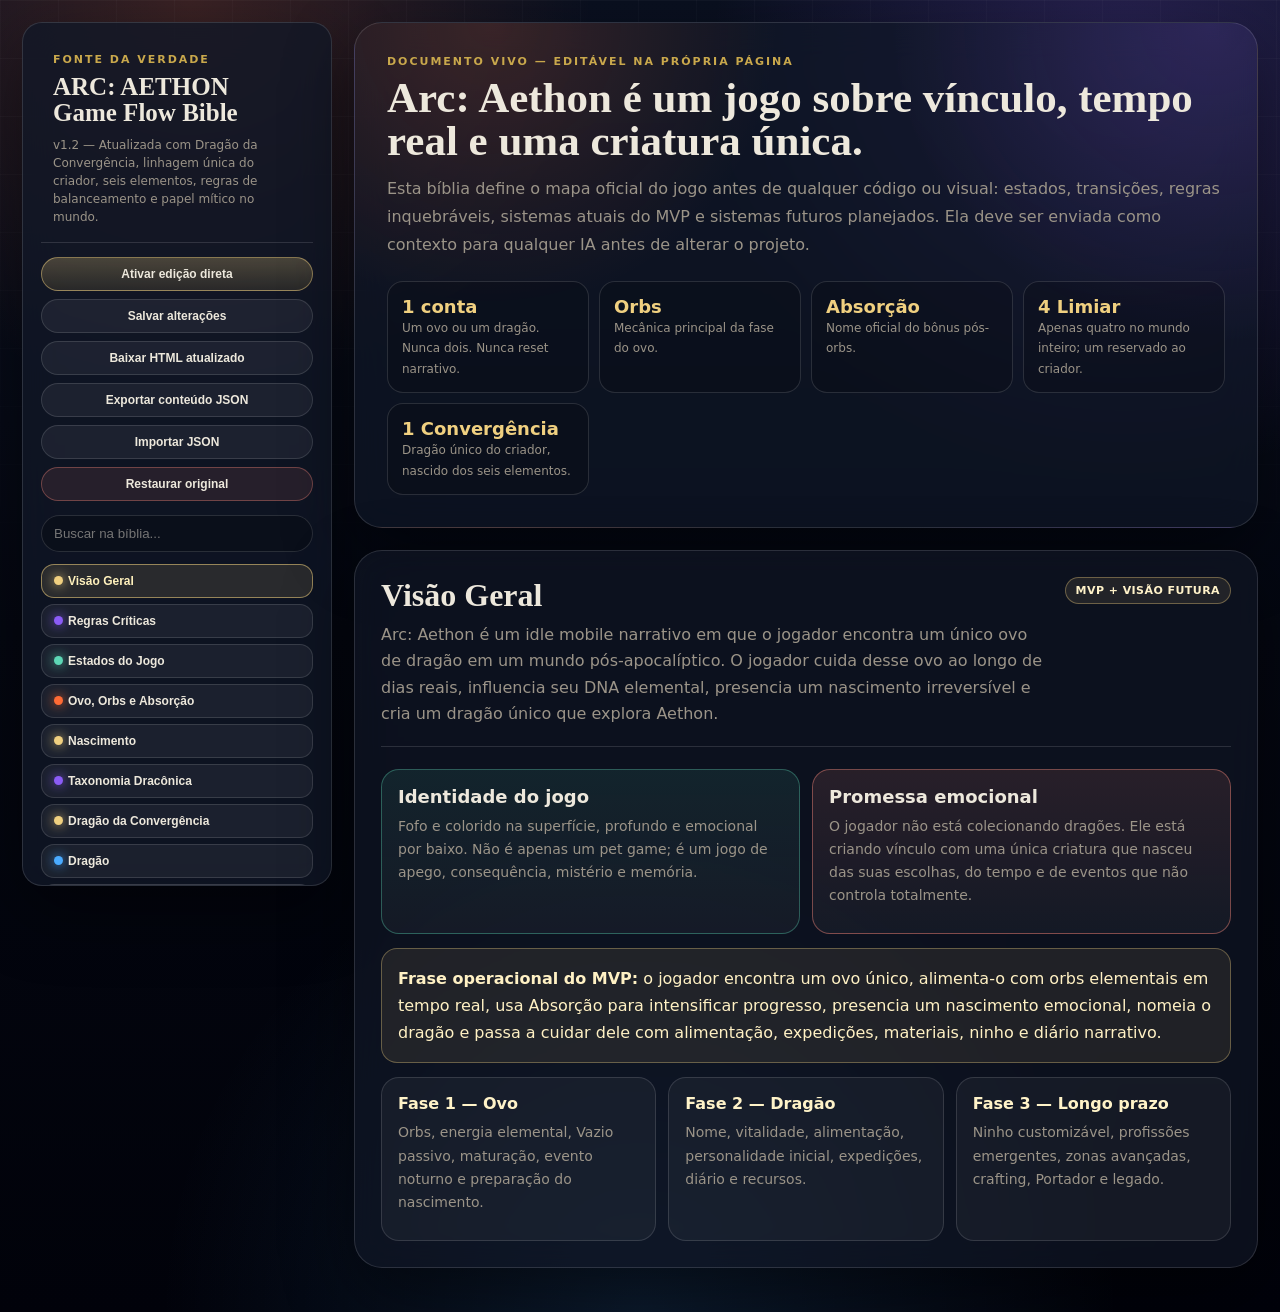
<file: docs/ARC_AETHON_GAME_FLOW_BIBLE_v1.2_editavel.html>
<!doctype html>
<html lang="pt-BR">
<head>
<meta charset="utf-8">
<meta name="viewport" content="width=device-width,initial-scale=1">
<title>ARC: AETHON — Game Flow Bible v1.2</title>
<style>
:root{
  --bg:#040711;--bg2:#0A1020;--panel:#111827;--glass:rgba(255,255,255,.06);
  --border:rgba(255,255,255,.13);--text:#EDE8DC;--muted:#9b9488;
  --gold:#F0D080;--gold2:#C9A84C;--fire:#FF6B35;--water:#4AABFF;
  --earth:#D4A843;--void:#8B5CF6;--teal:#5dd7b5;--danger:#ff8b7d;
  --shadow:0 24px 70px rgba(0,0,0,.45);--radius:20px;
}
*{box-sizing:border-box}
body{
  margin:0;color:var(--text);font-family:Inter,system-ui,-apple-system,Segoe UI,sans-serif;
  background:radial-gradient(circle at 15% 0,rgba(255,107,53,.20),transparent 25rem),
  radial-gradient(circle at 88% 5%,rgba(139,92,246,.24),transparent 26rem),
  radial-gradient(circle at 50% 100%,rgba(74,171,255,.14),transparent 30rem),
  linear-gradient(180deg,var(--bg2),var(--bg) 48%,#01020a);min-height:100vh
}
body:before{content:"";position:fixed;inset:0;pointer-events:none;background-image:
linear-gradient(rgba(255,255,255,.03) 1px,transparent 1px),
linear-gradient(90deg,rgba(255,255,255,.025) 1px,transparent 1px);background-size:58px 58px;
mask-image:linear-gradient(to bottom,#000,transparent 75%)}
body.editing [data-editable]{outline:1px dashed rgba(240,208,128,.7);outline-offset:4px;border-radius:8px;background:rgba(240,208,128,.06)}
body.editing [data-editable]:focus{outline:2px solid var(--gold);background:rgba(240,208,128,.11)}
.app{position:relative;z-index:1;display:grid;grid-template-columns:310px minmax(0,1fr);gap:22px;max-width:1440px;margin:0 auto;padding:22px}
.side{position:sticky;top:18px;height:calc(100vh - 36px);overflow:auto;border:1px solid var(--border);border-radius:var(--radius);background:rgba(17,24,39,.78);backdrop-filter:blur(18px);box-shadow:var(--shadow);padding:18px}
.brand{padding:12px 12px 16px;border-bottom:1px solid var(--border);margin-bottom:12px}
.eye{font-size:11px;letter-spacing:.18em;text-transform:uppercase;color:var(--gold2);font-weight:800;margin-bottom:8px}
h1{font-family:Georgia,serif;font-size:25px;line-height:1.05;margin:0}
.ver{font-size:12px;color:var(--muted);line-height:1.5;margin-top:9px}
.tools{display:grid;gap:8px;margin:14px 0}
button{border:1px solid var(--border);border-radius:999px;background:rgba(255,255,255,.06);color:var(--text);font-weight:800;font-size:12px;padding:9px 12px;cursor:pointer;transition:.15s}
button:hover{transform:translateY(-1px);border-color:rgba(240,208,128,.45);background:rgba(240,208,128,.1)}
.primary{background:linear-gradient(180deg,rgba(240,208,128,.25),rgba(201,168,76,.13));border-color:rgba(240,208,128,.48)}
.danger{background:rgba(255,139,125,.1);border-color:rgba(255,139,125,.35)}
.search{width:100%;border:1px solid var(--border);border-radius:999px;background:rgba(0,0,0,.22);color:var(--text);padding:10px 12px;outline:0;margin-bottom:12px}
.nav{display:grid;gap:6px}
.nav button{text-align:left;border-radius:13px;display:flex;align-items:center;gap:8px;justify-content:space-between}
.nav button.active{border-color:rgba(240,208,128,.55);background:rgba(240,208,128,.12);color:#fff1bd}
.dot{width:9px;height:9px;border-radius:99px;display:inline-block;margin-right:5px}.fire{background:var(--fire);box-shadow:0 0 12px var(--fire)}.water{background:var(--water);box-shadow:0 0 12px var(--water)}.earth{background:var(--earth);box-shadow:0 0 12px var(--earth)}.void{background:var(--void);box-shadow:0 0 12px var(--void)}.gold{background:var(--gold);box-shadow:0 0 12px var(--gold)}.teal{background:var(--teal);box-shadow:0 0 12px var(--teal)}
.hero,.sec{border:1px solid var(--border);border-radius:28px;background:rgba(17,24,39,.66);backdrop-filter:blur(18px);box-shadow:var(--shadow)}
.hero{padding:32px;margin-bottom:22px;background:radial-gradient(circle at 15% 0,rgba(255,107,53,.17),transparent 18rem),radial-gradient(circle at 95% 0,rgba(139,92,246,.20),transparent 20rem),rgba(17,24,39,.7)}
.hero h2{font-family:Georgia,serif;font-size:43px;line-height:1;margin:0 0 13px}.hero p{color:var(--muted);line-height:1.75;margin:0;max-width:900px}
.kpis{display:grid;grid-template-columns:repeat(4,1fr);gap:10px;margin-top:22px}.kpi{border:1px solid var(--border);border-radius:16px;background:rgba(0,0,0,.18);padding:14px}.kpi b{display:block;color:var(--gold);font-size:18px}.kpi span{color:var(--muted);font-size:12px;line-height:1.45}
.sec{display:none;padding:26px;margin-bottom:22px}.sec.active{display:block}.head{display:flex;justify-content:space-between;gap:18px;border-bottom:1px solid var(--border);padding-bottom:18px;margin-bottom:22px}.head h2{font-family:Georgia,serif;font-size:32px;margin:0 0 8px}.head p{margin:0;color:var(--muted);line-height:1.65}.badge{white-space:nowrap;border:1px solid rgba(240,208,128,.36);background:rgba(240,208,128,.1);border-radius:999px;padding:6px 10px;color:#fff2c9;font-size:11px;font-weight:900;text-transform:uppercase;letter-spacing:.04em;height:max-content}
.grid{display:grid;gap:12px}.two{grid-template-columns:repeat(2,1fr)}.three{grid-template-columns:repeat(3,1fr)}.four{grid-template-columns:repeat(4,1fr)}
.card{border:1px solid var(--border);border-radius:18px;background:rgba(255,255,255,.045);padding:16px}.card h3{margin:0 0 8px;font-size:18px}.card h4{margin:0 0 8px;color:#fff3c8}.card p,.card li{color:var(--muted);line-height:1.65;font-size:14px}.card p{margin:0 0 10px}.card ul,.card ol{padding-left:20px;margin:8px 0 0}
code{font-family:ui-monospace,Menlo,Consolas,monospace;color:#ffefb7;background:rgba(0,0,0,.25);border:1px solid rgba(255,255,255,.08);border-radius:7px;padding:2px 5px}
.crit{border-color:rgba(255,139,125,.42);background:linear-gradient(180deg,rgba(255,139,125,.12),rgba(255,255,255,.04))}
.good{border-color:rgba(93,215,181,.35);background:linear-gradient(180deg,rgba(93,215,181,.10),rgba(255,255,255,.04))}
.vd{border-color:rgba(139,92,246,.42);background:linear-gradient(180deg,rgba(139,92,246,.14),rgba(255,255,255,.04))}
.fr{border-color:rgba(255,107,53,.35);background:linear-gradient(180deg,rgba(255,107,53,.12),rgba(255,255,255,.04))}
.wa{border-color:rgba(74,171,255,.35);background:linear-gradient(180deg,rgba(74,171,255,.10),rgba(255,255,255,.04))}
.ea{border-color:rgba(212,168,67,.35);background:linear-gradient(180deg,rgba(212,168,67,.10),rgba(255,255,255,.04))}
.call{border:1px solid rgba(240,208,128,.34);background:rgba(240,208,128,.09);border-radius:16px;padding:16px;color:#fff1c4;line-height:1.7;margin:14px 0}
.flow{display:flex;flex-direction:column;gap:10px}.node{border:1px solid var(--border);border-radius:16px;background:rgba(255,255,255,.05);padding:14px;position:relative}.node:after{content:"↓";position:absolute;left:50%;bottom:-20px;transform:translateX(-50%);color:#706b64}.node:last-child:after{content:""}.node b{display:block;color:#fff3c6;margin-bottom:4px}.node span{display:block;color:var(--muted);font-size:13px;line-height:1.55}.branch{display:grid;grid-template-columns:repeat(3,1fr);gap:10px}.branch .node:after{display:none}
table{width:100%;border-collapse:separate;border-spacing:0;border:1px solid var(--border);border-radius:15px;overflow:hidden;font-size:13px}th,td{padding:12px 11px;border-bottom:1px solid rgba(255,255,255,.08);vertical-align:top;line-height:1.55}tr:last-child td{border-bottom:0}th{background:rgba(240,208,128,.09);color:#fff4cd;text-align:left;text-transform:uppercase;letter-spacing:.04em;font-size:12px}td{color:var(--muted)}td b{color:var(--text)}
.acc{border:1px solid var(--border);border-radius:16px;background:rgba(255,255,255,.04);overflow:hidden;margin-bottom:10px}.acc-h{padding:14px 16px;display:flex;justify-content:space-between;gap:12px;cursor:pointer;color:#fff4cd;font-weight:900}.acc-h small{color:var(--muted)}.acc-b{display:none;padding:0 16px 16px;color:var(--muted);line-height:1.65}.acc.open .acc-b{display:block}.acc.open .acc-h{border-bottom:1px solid rgba(255,255,255,.08);margin-bottom:14px}
.tl{position:relative;border:1px solid var(--border);border-radius:14px;background:rgba(255,255,255,.045);padding:14px;margin-left:24px;margin-bottom:12px}.tl:before{content:"";position:absolute;left:-21px;top:18px;width:10px;height:10px;border-radius:50%;background:var(--gold);box-shadow:0 0 18px rgba(240,208,128,.75)}.tl b{display:block;margin-bottom:4px;color:#fff4cd}.tl span{color:var(--muted);font-size:13px;line-height:1.55}
.prompt{width:100%;min-height:520px;resize:vertical;border:1px solid var(--border);border-radius:18px;background:rgba(0,0,0,.30);color:#f6ead2;padding:16px;font-family:ui-monospace,Menlo,Consolas,monospace;font-size:12px;line-height:1.55;outline:0}
.toast{position:fixed;right:18px;bottom:18px;z-index:99;background:rgba(4,7,17,.9);border:1px solid rgba(240,208,128,.35);box-shadow:var(--shadow);border-radius:14px;padding:12px 14px;color:#fff3c2;font-size:13px;display:none;max-width:330px}.toast.show{display:block}
@media(max-width:980px){.app{grid-template-columns:1fr;padding:12px}.side{position:relative;height:auto;top:auto}.hero h2{font-size:34px}.kpis,.two,.three,.four,.branch{grid-template-columns:1fr}.head{flex-direction:column}.sec,.hero{padding:20px;border-radius:22px}}
@media print{.side,.toast{display:none!important}.app{display:block}.hero,.sec{display:block!important;box-shadow:none;background:#fff;color:#111}.card,.node,.tl,.acc{background:#fff;border:1px solid #ddd}p,li,td,.card p,.card li,.node span,.tl span{color:#333!important}h1,h2,h3,h4,b,strong,th{color:#111!important}}
</style>
</head>
<body>
<div class="app">
<aside class="side">
  <div class="brand">
    <div class="eye">Fonte da Verdade</div>
    <h1>ARC: AETHON<br>Game Flow Bible</h1>
    <div class="ver" data-editable data-key="meta-version">v1.2 — Atualizada com Dragão da Convergência, linhagem única do criador, seis elementos, regras de balanceamento e papel mítico no mundo.</div>
  </div>
  <div class="tools">
    <button class="primary" id="editBtn" onclick="toggleEdit()">Ativar edição direta</button>
    <button onclick="saveEdits()">Salvar alterações</button>
    <button onclick="downloadHTML()">Baixar HTML atualizado</button>
    <button onclick="exportJSON()">Exportar conteúdo JSON</button>
    <button onclick="importJSON()">Importar JSON</button>
    <button class="danger" onclick="resetEdits()">Restaurar original</button>
  </div>
  <input class="search" id="search" type="search" placeholder="Buscar na bíblia..." oninput="searchContent(this.value)">
  <nav class="nav">
    <button class="active" onclick="showSection('visao',this)"><span><i class="dot gold"></i>Visão Geral</span></button>
    <button onclick="showSection('regras',this)"><span><i class="dot void"></i>Regras Críticas</span></button>
    <button onclick="showSection('estados',this)"><span><i class="dot teal"></i>Estados do Jogo</span></button>
    <button onclick="showSection('ovo',this)"><span><i class="dot fire"></i>Ovo, Orbs e Absorção</span></button>
    <button onclick="showSection('nascimento',this)"><span><i class="dot gold"></i>Nascimento</span></button>
    <button onclick="showSection('taxonomia',this)"><span><i class="dot void"></i>Taxonomia Dracônica</span></button>
    <button onclick="showSection('convergencia',this)"><span><i class="dot gold"></i>Dragão da Convergência</span></button>
    <button onclick="showSection('dragao',this)"><span><i class="dot water"></i>Dragão</span></button>
    <button onclick="showSection('expedicoes',this)"><span><i class="dot earth"></i>Expedições e Materiais</span></button>
    <button onclick="showSection('ninho',this)"><span><i class="dot teal"></i>Ninho</span></button>
    <button onclick="showSection('profissoes',this)"><span><i class="dot gold"></i>Profissões</span></button>
    <button onclick="showSection('sistemas',this)"><span><i class="dot void"></i>Sistemas Técnicos</span></button>
    <button onclick="showSection('roadmap',this)"><span><i class="dot water"></i>Roadmap</span></button>
    <button onclick="showSection('arena',this)"><span><i class="dot fire"></i>Prompt Arena.ai</span></button>
  </nav>
</aside>
<main>
<header class="hero">
  <div class="eye">Documento Vivo — Editável na própria página</div>
  <h2 data-editable data-key="hero-title">Arc: Aethon é um jogo sobre vínculo, tempo real e uma criatura única.</h2>
  <p data-editable data-key="hero-desc">Esta bíblia define o mapa oficial do jogo antes de qualquer código ou visual: estados, transições, regras inquebráveis, sistemas atuais do MVP e sistemas futuros planejados. Ela deve ser enviada como contexto para qualquer IA antes de alterar o projeto.</p>
  <div class="kpis">
    <div class="kpi"><b>1 conta</b><span>Um ovo ou um dragão. Nunca dois. Nunca reset narrativo.</span></div>
    <div class="kpi"><b>Orbs</b><span>Mecânica principal da fase do ovo.</span></div>
    <div class="kpi"><b>Absorção</b><span>Nome oficial do bônus pós-orbs.</span></div>
    <div class="kpi"><b>4 Limiar</b><span>Apenas quatro no mundo inteiro; um reservado ao criador.</span></div>
    <div class="kpi"><b>1 Convergência</b><span>Dragão único do criador, nascido dos seis elementos.</span></div>
  </div>
</header>

<section class="sec active" id="sec-visao">
  <div class="head"><div><h2>Visão Geral</h2><p data-editable data-key="visao-desc">Arc: Aethon é um idle mobile narrativo em que o jogador encontra um único ovo de dragão em um mundo pós-apocalíptico. O jogador cuida desse ovo ao longo de dias reais, influencia seu DNA elemental, presencia um nascimento irreversível e cria um dragão único que explora Aethon.</p></div><span class="badge">MVP + Visão Futura</span></div>
  <div class="grid two">
    <div class="card good"><h3>Identidade do jogo</h3><p data-editable data-key="identidade">Fofo e colorido na superfície, profundo e emocional por baixo. Não é apenas um pet game; é um jogo de apego, consequência, mistério e memória.</p></div>
    <div class="card crit"><h3>Promessa emocional</h3><p data-editable data-key="promessa">O jogador não está colecionando dragões. Ele está criando vínculo com uma única criatura que nasceu das suas escolhas, do tempo e de eventos que não controla totalmente.</p></div>
  </div>
  <div class="call" data-editable data-key="frase-operacional"><b>Frase operacional do MVP:</b> o jogador encontra um ovo único, alimenta-o com orbs elementais em tempo real, usa Absorção para intensificar progresso, presencia um nascimento emocional, nomeia o dragão e passa a cuidar dele com alimentação, expedições, materiais, ninho e diário narrativo.</div>
  <div class="grid three">
    <div class="card"><h4>Fase 1 — Ovo</h4><p>Orbs, energia elemental, Vazio passivo, maturação, evento noturno e preparação do nascimento.</p></div>
    <div class="card"><h4>Fase 2 — Dragão</h4><p>Nome, vitalidade, alimentação, personalidade inicial, expedições, diário e recursos.</p></div>
    <div class="card"><h4>Fase 3 — Longo prazo</h4><p>Ninho customizável, profissões emergentes, zonas avançadas, crafting, Portador e legado.</p></div>
  </div>
</section>

<section class="sec" id="sec-regras">
  <div class="head"><div><h2>Regras Críticas</h2><p>Estas regras não são sugestões. Qualquer prompt, IA ou implementação deve obedecer a elas.</p></div><span class="badge">Nunca quebrar</span></div>
  <div class="grid two">
    <div class="card crit"><h3>Uma conta = um ovo ou um dragão</h3><ul data-editable data-key="regra-um-ovo"><li>Se <code>hasEgg = true</code>, <code>hasDragon</code> deve ser <code>false</code>.</li><li>Se <code>hasDragon = true</code>, <code>hasEgg</code> deve ser <code>false</code>.</li><li>Não existe segundo ovo.</li><li>Não existe reset narrativo.</li><li>Não existe backdoor em produção.</li></ul></div>
    <div class="card vd"><h3>Dragão do Limiar</h3><ul data-editable data-key="regra-limiar"><li>Ultra mega raro.</li><li>Apenas 4 existem no jogo inteiro.</li><li>1 é reservado ao criador/fundador.</li><li>Vazio alto não garante Limiar; apenas abre possibilidade.</li><li>Em produção, exige controle global de servidor.</li><li>Não é documentado ao jogador.</li></ul></div>
    <div class="card vd"><h3>Dragão da Convergência</h3><ul data-editable data-key="regra-convergencia"><li>Linhagem única do criador.</li><li>Nasce dos seis elementos: Fogo, Água, Terra, Ar, Metal e Vazio.</li><li>Existe apenas 1 em todo o jogo.</li><li>Não é obtível por jogadores comuns, sorte, compra, evento ou farm.</li><li>É o mais especial em significado, versatilidade e potencial, mas não deve invalidar os outros dragões.</li><li>Deve ter controle global/servidor em produção.</li></ul></div>
    <div class="card good"><h3>Vazio é passivo</h3><p data-editable data-key="regra-vazio">O jogador nunca escolhe inserir Vazio diretamente. O Vazio se infiltra por tempo, eventos, absorções e condições secretas. Isso preserva mistério, risco e raridade.</p></div>
    <div class="card fr"><h3>O que jamais vender</h3><ul data-editable data-key="regra-monetizacao"><li>Elemento específico garantido.</li><li>Dragão específico garantido.</li><li>Dragão do Limiar.</li><li>Traço de personalidade direto.</li><li>Profissão direta.</li><li>Maturação ilimitada.</li></ul></div>
  </div>
  <div class="card ea" style="margin-top:12px"><h3>Nome oficial do bônus pós-orbs</h3><p data-editable data-key="regra-absorcao">O rewarded ad pós-orbs se chama <b>Absorção</b>. Não usar “Amplifique o Ritual”. O ritual diário antigo não é a mecânica principal do MVP.</p></div>
</section>

<section class="sec" id="sec-estados">
  <div class="head"><div><h2>Estados do Jogo</h2><p>O jogo deve ser pensado como uma máquina de estados. Cada tela existe porque o save está em um estado específico.</p></div><span class="badge">Roteamento</span></div>
  <div class="flow">
    <div class="node"><b>App abre</b><span>SplashScreen carrega save, valida estado e prepara progresso offline.</span></div>
    <div class="node"><b>Validar save</b><span>Se o save estiver inválido, ir para estado de proteção. Nunca resetar silenciosamente.</span></div>
    <div class="node"><b>Aplicar progresso offline</b><span>Energia, orbs, timers, expedição, reset diário e notificações pendentes.</span></div>
    <div class="branch">
      <div class="node"><b>Novo jogador</b><span>Onboarding e criação do primeiro ovo.</span></div>
      <div class="node"><b>Tem ovo ativo</b><span>EggScreen ou HatchScene se maturação chegou a 100%.</span></div>
      <div class="node"><b>Tem dragão</b><span>DragonScreen, expedição, ninho e diário.</span></div>
    </div>
  </div>
  <div class="call"><b>Ordem correta:</b> validar save → aplicar progresso offline → se inválido, proteção → se <code>hasDragon</code>, Dragão → se <code>hasEgg && maturationProgress >= 1</code>, Nascimento → se <code>hasEgg</code>, Ovo → senão, Onboarding.</div>
  <table><thead><tr><th>Estado</th><th>Descrição</th><th>Próxima transição</th></tr></thead><tbody data-editable data-key="tabela-estados">
    <tr><td><b>NoSave</b></td><td>Sem save existente.</td><td>Onboarding</td></tr>
    <tr><td><b>Onboarding</b></td><td>Introdução do Colapso, Guardiões e primeiro contato com o ovo.</td><td>EggActive</td></tr>
    <tr><td><b>EggActive</b></td><td>Ovo em maturação com orbs, Vazio, evento noturno e idle.</td><td>EggReadyToHatch</td></tr>
    <tr><td><b>EggReadyToHatch</b></td><td>Maturação chegou a 100%.</td><td>HatchScene</td></tr>
    <tr><td><b>HatchScene</b></td><td>Nascimento, revelação, nomeação e diário Dia 1.</td><td>DragonActive</td></tr>
    <tr><td><b>DragonActive</b></td><td>Dragão nascido, alimentação, expedições, ninho, diário e recursos.</td><td>DragonOnExpedition / Nest / Diary</td></tr>
    <tr><td><b>InvalidSaveState</b></td><td>Save contraditório, corrompido ou incompleto.</td><td>Tela de recuperação/proteção</td></tr>
  </tbody></table>
</section>

<section class="sec" id="sec-ovo">
  <div class="head"><div><h2>Ovo, Orbs e Absorção</h2><p>A fase do ovo é o núcleo do MVP. O ovo é protagonista absoluto; os orbs são a interação principal.</p></div><span class="badge">Loop principal fase 1</span></div>
  <div class="acc open"><div class="acc-h" onclick="toggleAcc(this)">Sistema de Orbs <small>geração, tray e drag</small></div><div class="acc-b" data-editable data-key="orb-system"><p>Orbs são gerados a cada 2 horas. Cada janela gera 1–2 orbs aleatórios entre Fogo, Água e Terra. O tray tem limite de 8 orbs. O jogador arrasta um orb até o ovo usando pointer events. Se soltar sobre o ovo e houver espaço, o orb sai do tray e passa a orbitar o ovo.</p><ul><li>Máximo no tray: 8.</li><li>Máximo orbitando o ovo: 5.</li><li>Se tentar colocar mais de 5: “Segure o ovo pra absorver primeiro!”</li><li>Se soltar fora do ovo: orb volta ao tray.</li></ul></div></div>
  <div class="acc open"><div class="acc-h" onclick="toggleAcc(this)">Absorção <small>nome oficial do bônus</small></div><div class="acc-b" data-editable data-key="absorcao"><p>Para absorver energia, o jogador segura o ovo por 2 segundos com pelo menos 1 orb orbitando. Ao completar, todos os orbs orbitando são absorvidos de uma vez.</p><ul><li>Cada orb de Fogo: +0.05 <code>fireEnergy</code>.</li><li>Cada orb de Água: +0.05 <code>waterEnergy</code>.</li><li>Cada orb de Terra: +0.05 <code>earthEnergy</code>.</li><li>Toda absorção: +0.01 <code>voidEnergy</code>, máximo 0.5.</li><li>Maturação: <code>orbsOnEgg.length × 0.02</code>.</li><li>Mensagem: “✨ O ovo absorveu as energias!”</li></ul><p>Depois da absorção, pode aparecer a opção <b>Absorção</b>: bônus narrativo opcional que dobra o ganho da última absorção, respeitando o limite de 3 ads por dia.</p></div></div>
  <div class="acc"><div class="acc-h" onclick="toggleAcc(this)">Offline dos Orbs <small>lastOrbGenTime</small></div><div class="acc-b" data-editable data-key="orb-offline"><p>Ao abrir o app, calcular janelas de 2 horas desde <code>lastOrbGenTime</code>. Gerar orbs acumulados até preencher o tray. Se o tray encher, atualizar <code>lastOrbGenTime</code> para agora, evitando acumular janelas infinitas antigas. O jogador nunca acumula mais que 8 orbs no tray.</p></div></div>
  <div class="acc"><div class="acc-h" onclick="toggleAcc(this)">Balanceamento de maturação <small>3–7 dias</small></div><div class="acc-b" data-editable data-key="balanceamento-ovo"><ul><li>Jogador muito ativo: nascimento em aproximadamente 3 dias.</li><li>Jogador casual: nascimento em aproximadamente 5 dias.</li><li>Jogador quase só idle: nascimento em aproximadamente 7 dias.</li></ul><p>Os valores de orbs, maturação por orb e idle devem preservar essa meta.</p></div></div>
  <div class="grid four" style="margin-top:12px"><div class="card fr"><h4>Fogo</h4><p>Impulso, calor, agressividade, memória das brasas.</p></div><div class="card wa"><h4>Água</h4><p>Serenidade, cura, memória, paz improvável.</p></div><div class="card ea"><h4>Terra</h4><p>Estabilidade, proteção, permanência e vínculo.</p></div><div class="card vd"><h4>Vazio</h4><p>Passivo, misterioso, raro e nunca controlado diretamente.</p></div></div>
</section>

<section class="sec" id="sec-nascimento">
  <div class="head"><div><h2>Nascimento</h2><p>A cena de nascimento é o momento mais importante do MVP. Ela transforma o save e o vínculo do jogador.</p></div><span class="badge">Irreversível</span></div>
  <div>
    <div class="tl"><b>1. Maturação chega a 100%</b><span>Bloquear interações comuns do ovo e iniciar estado de chocagem final.</span></div>
    <div class="tl"><b>2. Resolver DNA elemental</b><span>Calcular tipo antes da animação. Limiar só pode nascer se condições secretas e slot global permitirem.</span></div>
    <div class="tl"><b>3. Rachadura</b><span>Ovo treme e linhas do elemento dominante aparecem.</span></div>
    <div class="tl"><b>4. Pulso elemental</b><span>Luz pulsa pelas rachaduras. A cor vem do DNA final.</span></div>
    <div class="tl"><b>5. Explosão</b><span>Ovo explode em partículas. Tela pisca brevemente.</span></div>
    <div class="tl"><b>6. Revelação</b><span>Dragão aparece com animação, frase narrativa e silêncio emocional.</span></div>
    <div class="tl"><b>7. Nomeação</b><span>Jogador escolhe o nome. Não avançar sem nome válido.</span></div>
    <div class="tl"><b>8. Diário Dia 1</b><span>“Dia 1 — Ele abriu os olhos pela primeira vez. Me olhou. Não tinha medo.”</span></div>
    <div class="tl"><b>9. Transformação do save</b><span><code>hasEgg = false</code>, <code>eggData = null</code>, <code>hasDragon = true</code>, <code>dragonData</code> criado.</span></div>
  </div>
  <table style="margin-top:14px"><thead><tr><th>Tipo</th><th>Condição MVP</th><th>Observação</th></tr></thead><tbody data-editable data-key="dragon-types">
    <tr><td><b>Fogo Puro</b></td><td>Fogo dominante acima do limite de pureza.</td><td>Ardente, intenso, memória de Ignareth.</td></tr>
    <tr><td><b>Água Pura</b></td><td>Água dominante acima do limite de pureza.</td><td>Sereno, curativo, paz improvável.</td></tr>
    <tr><td><b>Terra</b></td><td>Terra dominante acima do limite de pureza.</td><td>Estável, protetor, permanece.</td></tr>
    <tr><td><b>Vapor</b></td><td>Fogo + Água, nenhum elemento puro.</td><td>Imprevisível.</td></tr>
    <tr><td><b>Marés Vivas</b></td><td>Água + Terra, nenhum elemento puro.</td><td>Equilibrado.</td></tr>
    <tr><td><b>Lava</b></td><td>Fogo + Terra, nenhum elemento puro.</td><td>Intenso.</td></tr>
    <tr><td><b>Limiar</b></td><td>Condições secretas + slot global disponível.</td><td>Ultra raro. Apenas 4 no mundo inteiro.</td></tr>
  </tbody></table>
</section>


<section class="sec" id="sec-taxonomia">
  <div class="head"><div><h2>Taxonomia Dracônica</h2><p>Lista interna das linhagens de dragões, elementos, fusões e variantes. Esta aba é para a bíblia de produção; dentro do jogo, nem tudo deve ser revelado ao jogador.</p></div><span class="badge">Bestiário interno</span></div>

  <div class="card vd" style="margin-bottom:12px">
    <h3>Regra de revelação</h3>
    <p data-editable data-key="taxonomia-regra-revelacao">A bíblia pode conhecer todas as linhagens. O jogador não. O jogo deve revelar dragões aos poucos, conforme nascimento, diário, expedições, ecos de memória e descoberta. O Dragão do Limiar e suas variantes nunca aparecem em lista pública antes de serem descobertos.</p>
  </div>

  <div class="grid three">
    <div class="card fr"><h3>Fogo</h3><p data-editable data-key="elemento-fogo">Intensidade, impulso, coragem, destruição, calor ancestral e memória das brasas de Ignareth.</p></div>
    <div class="card wa"><h3>Água</h3><p data-editable data-key="elemento-agua">Memória, cura, serenidade, adaptação, fluxo e a paz impossível após o Colapso.</p></div>
    <div class="card ea"><h3>Terra</h3><p data-editable data-key="elemento-terra">Proteção, estabilidade, permanência, resistência, vínculo e aquilo que se recusa a cair.</p></div>
    <div class="card"><h3>Ar</h3><p data-editable data-key="elemento-ar">Liberdade, velocidade, instinto, presságio, céu partido, rotas antigas e mensagens levadas pelo vento.</p></div>
    <div class="card"><h3>Metal</h3><p data-editable data-key="elemento-metal">Disciplina, defesa, precisão, tecnologia antiga, forja, lâminas e estruturas que sobreviveram ao fim.</p></div>
    <div class="card vd"><h3>Vazio</h3><p data-editable data-key="elemento-vazio">Elemento oculto, passivo e não controlável. Representa anomalia, perda, silêncio, limiar e raridade extrema.</p></div>
  </div>

  <h3 style="margin:22px 0 10px">Linhagens puras</h3>
  <table>
    <thead><tr><th>Elemento dominante</th><th>Dragão puro</th><th>Temperamento base</th><th>Observação</th></tr></thead>
    <tbody data-editable data-key="taxonomia-puros">
      <tr><td><b>Fogo</b></td><td>Dragão de Fogo Puro</td><td>Ardente</td><td>Nascido das brasas de Ignareth.</td></tr>
      <tr><td><b>Água</b></td><td>Dragão das Águas Puras</td><td>Sereno</td><td>Carrega calma, memória e cura.</td></tr>
      <tr><td><b>Terra</b></td><td>Dragão da Terra Antiga</td><td>Estável</td><td>Firme, protetor e ligado ao lar.</td></tr>
      <tr><td><b>Ar</b></td><td>Dragão dos Ventos</td><td>Livre</td><td>Rápido, curioso e pressente mudanças.</td></tr>
      <tr><td><b>Metal</b></td><td>Dragão de Metal Vivo</td><td>Disciplinado</td><td>Preciso, resistente e ligado a ruínas tecnológicas.</td></tr>
    </tbody>
  </table>

  <h3 style="margin:22px 0 10px">Linhagens fundidas públicas</h3>
  <table>
    <thead><tr><th>Combinação</th><th>Dragão fundido</th><th>Identidade</th><th>Possível tendência</th></tr></thead>
    <tbody data-editable data-key="taxonomia-fundidos-publicos">
      <tr><td><b>Fogo + Água</b></td><td>Dragão do Vapor</td><td>Contradição viva entre calor e fluxo.</td><td>Imprevisível, criativo, emocional.</td></tr>
      <tr><td><b>Fogo + Terra</b></td><td>Dragão da Lava</td><td>Fúria da terra e do fogo em um só corpo.</td><td>Intenso, resistente, protetor agressivo.</td></tr>
      <tr><td><b>Água + Terra</b></td><td>Dragão das Marés Vivas</td><td>Harmonia entre estabilidade e movimento.</td><td>Equilibrado, cuidador, persistente.</td></tr>
      <tr><td><b>Fogo + Ar</b></td><td>Dragão da Tempestade de Cinzas</td><td>Chamas carregadas pelo céu partido.</td><td>Impulsivo, veloz, explorador.</td></tr>
      <tr><td><b>Água + Ar</b></td><td>Dragão da Névoa Celeste</td><td>Nuvem, chuva e memória suspensa.</td><td>Leve, intuitivo, evasivo.</td></tr>
      <tr><td><b>Terra + Ar</b></td><td>Dragão das Montanhas Suspensas</td><td>Pedra que aprendeu a voar.</td><td>Contemplativo, guardião de rotas.</td></tr>
      <tr><td><b>Fogo + Metal</b></td><td>Dragão da Forja</td><td>Calor moldando couraça viva.</td><td>Disciplinado, guerreiro, criador.</td></tr>
      <tr><td><b>Água + Metal</b></td><td>Dragão do Mercúrio</td><td>Fluido, reflexivo e difícil de prender.</td><td>Adaptável, estratégico, enigmático.</td></tr>
      <tr><td><b>Terra + Metal</b></td><td>Dragão da Couraça</td><td>Defesa absoluta, pedra e liga ancestral.</td><td>Paciente, robusto, protetor.</td></tr>
      <tr><td><b>Ar + Metal</b></td><td>Dragão das Lâminas do Vento</td><td>Precisão cortante e velocidade aérea.</td><td>Ágil, técnico, vigilante.</td></tr>
    </tbody>
  </table>

  <h3 style="margin:22px 0 10px">Variantes regionais, de ninho e profissão</h3>
  <div class="grid three">
    <div class="card fr"><h4>Variantes de Fogo</h4><p data-editable data-key="variantes-fogo">Chama Azul, Brasa Antiga, Sol Negro, Coração de Fornalha.</p></div>
    <div class="card wa"><h4>Variantes de Água</h4><p data-editable data-key="variantes-agua">Maré Profunda, Água Serena, Chuva Eterna, Olho de Lago.</p></div>
    <div class="card ea"><h4>Variantes de Terra</h4><p data-editable data-key="variantes-terra">Raiz de Pedra, Colosso Jovem, Terra Oca, Casca Ancestral.</p></div>
    <div class="card"><h4>Variantes de Ar</h4><p data-editable data-key="variantes-ar">Asa Nebulosa, Vento Cortante, Céu Partido, Sopro de Aurora.</p></div>
    <div class="card"><h4>Variantes de Metal</h4><p data-editable data-key="variantes-metal">Prata Viva, Ferro Antigo, Aço Cantante, Escama de Relógio.</p></div>
    <div class="card good"><h4>Variantes por profissão</h4><p data-editable data-key="variantes-profissao">A profissão pode alterar título, comportamento e estética: Guardião de Cinzas, Cantor de Marés, Tecedor de Ninho, Memoriador e outros.</p></div>
  </div>

  <h3 style="margin:22px 0 10px">Fundidos com Vazio — Variantes do Limiar</h3>
  <div class="card vd" style="margin-bottom:12px">
    <p data-editable data-key="limiar-variantes-regra"><b>Regra interna:</b> estas são possibilidades de design, não promessas públicas. Como só existem 4 Dragões do Limiar no jogo inteiro, nem todas as variantes precisam existir no live. Cada Limiar real pode ser único, com nome, aparência e história própria controlados pelo servidor.</p>
  </div>
  <table>
    <thead><tr><th>Combinação secreta</th><th>Variante limiar</th><th>Conceito</th><th>Status</th></tr></thead>
    <tbody data-editable data-key="taxonomia-limiar-variantes">
      <tr><td><b>Vazio + Fogo</b></td><td>Chama Apagada</td><td>Um fogo que não ilumina, apenas consome memória.</td><td>Ultra secreto</td></tr>
      <tr><td><b>Vazio + Água</b></td><td>Águas Paradas</td><td>Água imóvel que reflete coisas que ainda não aconteceram.</td><td>Ultra secreto</td></tr>
      <tr><td><b>Vazio + Terra</b></td><td>Terra Oca</td><td>Solo firme por fora, abismo vivo por dentro.</td><td>Ultra secreto</td></tr>
      <tr><td><b>Vazio + Ar</b></td><td>Céu Sem Eco</td><td>Um vento silencioso que apaga rastros e presságios.</td><td>Ultra secreto</td></tr>
      <tr><td><b>Vazio + Metal</b></td><td>Metal Fantasma</td><td>Uma couraça que existe entre dois mundos.</td><td>Ultra secreto</td></tr>
      <tr><td><b>Vazio + Fogo + Metal</b></td><td>Forja do Limiar</td><td>Variante mítica ligada a armas, ruínas e tecnologia impossível.</td><td>Possível exemplar único</td></tr>
      <tr><td><b>Vazio + Água + Ar</b></td><td>Névoa do Limiar</td><td>Variante mítica ligada a sonhos, deslocamento e memórias perdidas.</td><td>Possível exemplar único</td></tr>
    </tbody>
  </table>

  <div class="callout" data-editable data-key="taxonomia-canon-limiar">Cânone recomendado: os 4 Dragões do Limiar existentes no mundo não precisam ser “tipos repetíveis”. Eles podem ser entidades únicas, cada uma usando uma dessas variantes como base, mas com nome próprio, aparência própria e história própria. Um desses quatro é reservado ao criador.</div>

  <h3 style="margin:22px 0 10px">Linhagens Únicas</h3>
  <div class="grid two">
    <div class="card vd"><h4>Dragão da Convergência</h4><p data-editable data-key="taxonomia-convergencia-resumo">Único no mundo inteiro e reservado ao criador. Nasceu da união impossível dos seis elementos: Fogo, Água, Terra, Ar, Metal e Vazio. Não é uma linhagem sorteável, vendável ou repetível.</p></div>
    <div class="card vd"><h4>Dragões do Limiar</h4><p data-editable data-key="taxonomia-limiar-resumo">Apenas 4 entidades no mundo inteiro. Cada uma pode ter variante, nome, visual e história próprios. Um slot é reservado ao criador, mas o Dragão da Convergência é uma categoria ainda mais singular.</p></div>
  </div>
</section>


<section class="sec" id="sec-convergencia">
  <div class="head"><div><h2>Dragão da Convergência</h2><p data-editable data-key="convergencia-head-desc">Linhagem única do criador: um dragão nascido do equilíbrio impossível entre Fogo, Água, Terra, Ar, Metal e Vazio. Ele representa o início do Próximo Ciclo sem transformar todos os outros dragões em inferiores.</p></div><span class="badge">Único do criador</span></div>

  <div class="card vd" style="margin-bottom:12px">
    <h3>Entrada oficial de lore</h3>
    <p data-editable data-key="convergencia-lore"><b>Dragão da Convergência</b><br><br>Não nasceu de um elemento dominante, nem de uma fusão comum. Ele surgiu quando os seis princípios de Aethon tocaram o mesmo ovo sem se destruírem. Fogo, Água, Terra, Ar, Metal e Vazio encontraram um equilíbrio impossível. O que nasceu não pertence a nenhuma linhagem conhecida. Ele não é apenas raro — ele é um sinal de que o Próximo Ciclo já começou.</p>
  </div>

  <div class="grid two">
    <div class="card gd">
      <h3>Regras canônicas</h3>
      <ul data-editable data-key="convergencia-regras">
        <li>Existe apenas 1 Dragão da Convergência em todo o jogo.</li>
        <li>Ele é reservado ao criador/fundador.</li>
        <li>Não pode nascer por chance comum.</li>
        <li>Não pode ser comprado.</li>
        <li>Não pode ser farmado.</li>
        <li>Não aparece em lista pública do jogador.</li>
        <li>Em produção, precisa ser protegido por servidor.</li>
      </ul>
    </div>

    <div class="card good">
      <h3>Regra de balanceamento</h3>
      <p data-editable data-key="convergencia-balanceamento">O Dragão da Convergência pode ser o mais singular, versátil e mítico, mas não deve ser simplesmente o melhor em todos os números. Ele vence em amplitude, adaptabilidade, potencial e autoridade narrativa. Um dragão puro ainda pode superar a Convergência em sua especialidade elemental.</p>
    </div>
  </div>

  <h3 style="margin:22px 0 10px">Os seis elementos nele</h3>
  <table>
    <thead><tr><th>Elemento</th><th>Expressão no Dragão da Convergência</th><th>Função simbólica</th></tr></thead>
    <tbody data-editable data-key="convergencia-elementos">
      <tr><td><b>Fogo</b></td><td>Brasas vivas sob as escamas, impulso e coragem.</td><td>A centelha que inicia o ciclo.</td></tr>
      <tr><td><b>Água</b></td><td>Veios fluidos de luz, memória e cura.</td><td>Aquilo que lembra e adapta.</td></tr>
      <tr><td><b>Terra</b></td><td>Placas firmes, raízes de proteção e permanência.</td><td>A base que impede o ciclo de ruir.</td></tr>
      <tr><td><b>Ar</b></td><td>Correntes invisíveis, leveza e presságio.</td><td>O chamado para novos caminhos.</td></tr>
      <tr><td><b>Metal</b></td><td>Linhas metálicas antigas, precisão e defesa.</td><td>A memória técnica do mundo perdido.</td></tr>
      <tr><td><b>Vazio</b></td><td>Aura sutil, silêncio entre as luzes, anomalia controlada.</td><td>O limite entre fim e renascimento.</td></tr>
    </tbody>
  </table>

  <div class="grid two" style="margin-top:12px">
    <div class="card vd">
      <h3>Passivo único</h3>
      <p data-editable data-key="convergencia-passivo"><b>Convergência Viva:</b> o dragão pode ressoar com todos os elementos e manifestar pequenos benefícios conforme contexto, ninho, zona, material ou evento. Ele não usa todos os poderes no máximo ao mesmo tempo; ele se adapta.</p>
    </div>
    <div class="card vd">
      <h3>Aspectos</h3>
      <p data-editable data-key="convergencia-aspectos">Pode alternar aspectos: Aspecto da Brasa, Aspecto das Marés, Aspecto da Raiz, Aspecto do Céu, Aspecto da Forja e Aspecto do Limiar. Cada aspecto muda estética, comportamento e bônus leve.</p>
    </div>
  </div>

  <h3 style="margin:22px 0 10px">Vantagens permitidas sem quebrar o jogo</h3>
  <table>
    <thead><tr><th>Área</th><th>Como ele é especial</th><th>Limite de balanceamento</th></tr></thead>
    <tbody data-editable data-key="convergencia-vantagens">
      <tr><td><b>Versatilidade</b></td><td>Interage bem com todos os elementos, materiais e zonas.</td><td>Não deve superar um especialista puro no próprio domínio.</td></tr>
      <tr><td><b>Ninho</b></td><td>Aceita estruturas de todos os elementos sem conflito.</td><td>Exige materiais raros e progressão longa.</td></tr>
      <tr><td><b>Expedição</b></td><td>Adapta-se a vários ambientes e eventos secretos.</td><td>Não remove risco; apenas oferece rotas alternativas.</td></tr>
      <tr><td><b>Diário</b></td><td>Possui entradas exclusivas ligadas ao Próximo Ciclo.</td><td>Conteúdo especial, não vantagem econômica infinita.</td></tr>
      <tr><td><b>Profissão</b></td><td>Pode ter profissão única: Portador do Próximo Ciclo ou Guardião da Convergência.</td><td>Não deve invalidar profissões comuns.</td></tr>
    </tbody>
  </table>

  <div class="card fr" style="margin-top:12px">
    <h3>Frase de nascimento</h3>
    <p data-editable data-key="convergencia-frase-nascimento">“Quando os seis princípios tocaram o mesmo coração, Aethon prendeu a respiração. O que nasceu não deveria existir — mas talvez fosse exatamente o que o mundo esperava.”</p>
  </div>

  <div class="card" style="margin-top:12px">
    <h3>Entrada de diário exclusiva</h3>
    <p data-editable data-key="convergencia-diario">“Dia 1 — Ele abriu os olhos e, por um instante, todos os elementos ficaram em silêncio. Não parecia perdido. Parecia lembrar de mim.”</p>
  </div>
</section>

<section class="sec" id="sec-dragao">
  <div class="head"><div><h2>Dragão</h2><p>Depois do nascimento, o jogo muda de mistério para vínculo. O dragão tem vitalidade, traços, diário, recursos e futuro profissional.</p></div><span class="badge">Loop fase 2</span></div>
  <div class="grid two">
    <div class="card wa"><h3>Dados principais</h3><ul data-editable data-key="dados-dragao"><li><code>dragonName</code></li><li><code>dragonType</code></li><li><code>dominantElement</code></li><li><code>vitality</code></li><li><code>personalityTraits</code></li><li><code>isOnExpedition</code></li><li><code>diaryEntries</code></li><li><code>crystals</code> e materiais</li><li><code>nestData</code></li><li><code>professionProgress</code></li></ul></div>
    <div class="card good"><h3>Alimentação MVP</h3><ul data-editable data-key="alimentacao"><li><b>Brasa Crocante:</b> Cristal de Fogo x1, aumenta vitalidade e empurra para Corajoso.</li><li><b>Caldo das Marés:</b> Cristal de Água x1, aumenta vitalidade e empurra para Gentil.</li><li><b>Raiz Dourada:</b> Cristal de Terra x1, aumenta vitalidade e empurra para Leal.</li></ul></div>
  </div>
  <div class="card" style="margin-top:12px"><h3>Diário</h3><p data-editable data-key="diario-regra">O diário não deve parecer log técnico. Ele registra memórias emocionais: nascimento, primeira expedição, lesões, ecos de memória, mudanças no ninho, nascimento de profissão e eventos raros. Exemplo correto: “Fui às bordas de Ignareth hoje. O cheiro de cinzas não me incomodou.”</p></div>
</section>

<section class="sec" id="sec-expedicoes">
  <div class="head"><div><h2>Expedições e Materiais</h2><p>Expedições são a ponte entre gameplay, recursos, lore, ninho e profissões.</p></div><span class="badge">Recursos + mundo</span></div>
  <div class="flow"><div class="node"><b>Dragão disponível</b><span>Não está em expedição, não está machucado e tem vitalidade suficiente.</span></div><div class="node"><b>Escolher zona e camada</b><span>No MVP: Ruínas de Ignareth, Camada 1 ou Camada 2.</span></div><div class="node"><b>Expedição inicia</b><span>Define início, retorno, risco e notificação.</span></div><div class="node"><b>Retorno</b><span>Jogador coleta cristais, materiais e entrada de diário. Pode haver lesão.</span></div></div>
  <table style="margin-top:14px"><thead><tr><th>Camada</th><th>Duração</th><th>Risco</th><th>Recompensas</th></tr></thead><tbody data-editable data-key="expedicoes"><tr><td><b>Fronteira de Ignareth</b></td><td>30min–2h</td><td>Nenhum</td><td>1–3 Cristais de Fogo, 1 material comum de ruína, chance baixa de fragmento narrativo.</td></tr><tr><td><b>Interior de Ignareth</b></td><td>3h–6h</td><td>10% lesão leve</td><td>2–5 cristais mistos, 1–2 materiais incomuns, chance de Eco de Memória.</td></tr></tbody></table>
  <div class="grid three" style="margin-top:12px"><div class="card fr"><h4>Cinza Viva</h4><p>Material de Ignareth para calor, braseiros, ninhos de fogo e forja futura.</p></div><div class="card ea"><h4>Pedra Antiga</h4><p>Base estrutural para ninho, estabilidade e proteção.</p></div><div class="card vd"><h4>Eco do Vazio</h4><p>Material raro para eventos misteriosos e possíveis alterações limiares.</p></div></div>
</section>

<section class="sec" id="sec-ninho">
  <div class="head"><div><h2>Ninho</h2><p>O ninho é a casa emocional do dragão e o principal uso futuro dos materiais coletados.</p></div><span class="badge">Customização</span></div>
  <div class="call" data-editable data-key="ninho-loop"><b>Loop do ninho:</b> expedições geram materiais → materiais alteram o ninho → ninho muda conforto, estética e bônus passivos → dragão reage ao ambiente → personalidade e profissão são influenciadas com o tempo.</div>
  <table><thead><tr><th>Parte do ninho</th><th>Exemplos</th><th>Efeito possível</th></tr></thead><tbody data-editable data-key="ninho-partes"><tr><td><b>Base</b></td><td>Pedra Antiga, Pedra de Ignareth</td><td>Estabilidade, defesa, tendência Terra/Fogo.</td></tr><tr><td><b>Revestimento</b></td><td>Musgo Luminoso, folhas raras</td><td>Recuperação, serenidade, tendência Água.</td></tr><tr><td><b>Fonte de calor</b></td><td>Braseiro Antigo, Cinza Viva</td><td>Vitalidade, calor, tendência Fogo.</td></tr><tr><td><b>Objeto de conforto</b></td><td>Cobertura macia, cristal morno</td><td>Vínculo, descanso e recuperação.</td></tr><tr><td><b>Relíquia</b></td><td>Sino dos Guardiões, Eco de Memória</td><td>Lore, diário, profissões ligadas à memória.</td></tr><tr><td><b>Ambiente elemental</b></td><td>Névoa serena, brasas, raízes</td><td>Estética e bônus passivos leves.</td></tr></tbody></table>
  <div class="card good" style="margin-top:12px"><h3>Regra de implementação</h3><p data-editable data-key="ninho-implementacao">No MVP, o ninho pode começar simples: slots visuais e 2–3 materiais. O sistema deve ser preparado para bônus e profissões futuras, mas sem criar complexidade antes da hora.</p></div>
</section>

<section class="sec" id="sec-profissoes">
  <div class="head"><div><h2>Profissões</h2><p>Profissões não devem ser escolhidas diretamente. Elas emergem da história vivida pelo dragão.</p></div><span class="badge">Futuro planejado</span></div>
  <div class="call" data-editable data-key="profissao-formula"><b>Fórmula de profissão:</b> o que o dragão come + onde explora + como é o ninho + seus traços + seu tipo elemental + eventos vividos = profissão despertada.</div>
  <div class="grid two"><div class="card"><h3>Como nasce uma profissão</h3><ol data-editable data-key="profissao-nascimento"><li>Dragão nasce e passa alguns dias sendo cuidado.</li><li>Alimentação, expedições, ninho e eventos acumulam tendências invisíveis.</li><li>Ao atingir maturidade jovem, surge um evento: “Ele começou a demonstrar um chamado.”</li><li>A profissão é revelada como consequência, não como escolha direta.</li></ol></div><div class="card crit"><h3>Regra crítica</h3><p data-editable data-key="profissao-regra">Não vender profissão direta. Não permitir “selecionar classe”. A profissão deve parecer descoberta natural de uma criatura única.</p></div></div>
  <table style="margin-top:14px"><thead><tr><th>Profissão</th><th>Estilo</th><th>Como pode surgir</th></tr></thead><tbody data-editable data-key="profissoes-exemplos"><tr><td><b>Guardião de Cinzas</b></td><td>Protetor/resistente</td><td>Terra + Fogo + muitas expedições em ruínas.</td></tr><tr><td><b>Cantor de Marés</b></td><td>Suporte/cura/lore</td><td>Água + ninho sereno + eventos de memória.</td></tr><tr><td><b>Farejador de Ecos</b></td><td>Explorador</td><td>Muitas expedições + curiosidade alta.</td></tr><tr><td><b>Tecedor de Ninho</b></td><td>Construtor</td><td>Muitos upgrades de ninho e materiais variados.</td></tr><tr><td><b>Memoriador</b></td><td>Lore/diário</td><td>Muitos Ecos de Memória coletados.</td></tr><tr><td><b>Vigia do Limiar</b></td><td>Raríssimo/místico</td><td>Contato raro com Vazio e condições secretas.</td></tr></tbody></table>
</section>

<section class="sec" id="sec-sistemas">
  <div class="head"><div><h2>Sistemas Técnicos</h2><p>Esta aba organiza sistemas de background que toda IA deve respeitar ao mexer no jogo.</p></div><span class="badge">Arquitetura lógica</span></div>
  <div class="grid two">
    <div class="card"><h3>SaveManager</h3><p data-editable data-key="sys-save">Carrega, valida, salva e protege o save. Auto-save em ações importantes. Nunca resetar silenciosamente. Detectar <code>InvalidSaveState</code>.</p></div>
    <div class="card"><h3>TimeManager</h3><p data-editable data-key="sys-time">Calcula tempo offline, reset diário, maturação passiva, timers de expedição e disponibilidade de eventos.</p></div>
    <div class="card"><h3>OrbSystem</h3><p data-editable data-key="sys-orb">Gera orbs a cada 2 horas, controla tray, <code>lastOrbGenTime</code>, drag, orbs no ovo e absorção.</p></div>
    <div class="card"><h3>DragonTypeResolver</h3><p data-editable data-key="sys-resolver">Resolve tipo do dragão. Em produção, Limiar exige verificação global no servidor antes de confirmar nascimento.</p></div>
    <div class="card"><h3>ExpeditionSystem</h3><p data-editable data-key="sys-expedition">Controla envio, retorno, risco, lesão, recompensas, materiais, diário e notificações.</p></div>
    <div class="card"><h3>NestSystem</h3><p data-editable data-key="sys-nest">Controla slots do ninho, materiais aplicados, estética, conforto e tendências para profissões futuras.</p></div>
    <div class="card"><h3>ProfessionSystem</h3><p data-editable data-key="sys-profession">Sistema futuro. Acumula tendências e revela profissão emergente quando o dragão amadurece.</p></div>
    <div class="card"><h3>NotificationManager</h3><p data-editable data-key="sys-notification">Notificações narrativas: evento noturno, orbs disponíveis, ovo quase nascendo, nascimento e retorno de expedição.</p></div>
  </div>
  <div class="card vd" style="margin-top:12px"><h3>Controle global do Limiar</h3><p data-editable data-key="sys-limiar-global">Em protótipo local, o Limiar pode ser simulado como bloqueado ou reservado. Em produção, o servidor precisa controlar quantos existem no mundo inteiro, quais contas possuem cada um e qual slot está reservado ao criador. O cliente nunca decide sozinho criar um Limiar.</p></div>
</section>

<section class="sec" id="sec-roadmap">
  <div class="head"><div><h2>Roadmap</h2><p>Separação clara entre o que entra agora, o que fica preparado e o que é futuro.</p></div><span class="badge">Escopo</span></div>
  <div class="grid three">
    <div class="card good"><h3>MVP obrigatório</h3><ul data-editable data-key="roadmap-mvp"><li>Onboarding</li><li>Ovo</li><li>Orbs</li><li>Absorção</li><li>Nascimento</li><li>Dragão</li><li>Alimentação básica</li><li>Expedição básica</li><li>Diário</li><li>Materiais simples</li><li>Ninho básico visual</li></ul></div>
    <div class="card ea"><h3>Preparar estrutura</h3><ul data-editable data-key="roadmap-preparar"><li>Ninho com slots expansíveis</li><li>Materiais por zona</li><li>Traços de personalidade</li><li>Tendências de profissão</li><li>Controle de eventos raros</li><li>Proteção de save</li><li>Servidor futuro para Limiar</li><li>Servidor/proteção para Dragão da Convergência único do criador</li><li>Taxonomia Dracônica expansível</li></ul></div>
    <div class="card vd"><h3>Futuro</h3><ul data-editable data-key="roadmap-futuro"><li>Profissões completas</li><li>Crafting profundo</li><li>Zonas além de Ignareth</li><li>Personalidade com 5 eixos</li><li>Portador</li><li>Passe do Ciclo</li><li>Jogo 2 / sociedade dos dragões</li><li>Linhagens únicas e eventos globais míticos</li></ul></div>
  </div>
</section>

<section class="sec" id="sec-arena">
  <div class="head"><div><h2>Prompt para Arena.ai</h2><p>Use este prompt para pedir à Arena.ai uma versão interativa/editável da bíblia ou para atualizar este HTML.</p></div><span class="badge">Copiar e colar</span></div>
  <button class="primary" onclick="copyPrompt()">Copiar prompt</button>
  <textarea class="prompt" id="arenaPrompt" spellcheck="false">Você é um desenvolvedor front-end e designer de documentação interativa.

Crie um HTML único, completo, responsivo e interativo para a documentação:

ARC: AETHON — GAME FLOW BIBLE v1.1

OBJETIVO
Criar uma bíblia interativa do jogo Arc: Aethon que funcione como fonte da verdade antes de qualquer código do jogo. O HTML deve permitir edição direta do conteúdo na própria página, sem o usuário precisar mexer no código.

REQUISITOS DO HTML
1. Ser um único arquivo .html, com CSS e JavaScript embutidos.
2. Ter navegação por abas ou menu lateral.
3. Ter modo "Editar conteúdo" que permita alterar textos diretamente na página usando contenteditable.
4. Ter botão "Salvar alterações" usando localStorage.
5. Ter botão "Baixar HTML atualizado" para exportar a versão editada como novo arquivo HTML.
6. Ter botão "Restaurar original".
7. Ter busca interna.
8. Ter design escuro, elegante, místico, inspirado em Arc: Aethon.
9. Ser responsivo para desktop e mobile.
10. Não usar bibliotecas externas.

CONTEÚDO OBRIGATÓRIO

VISÃO GERAL
Arc: Aethon é um idle mobile narrativo onde o jogador encontra um único ovo de dragão em um mundo pós-apocalíptico chamado Aethon. O jogo é fofo e colorido na superfície, mas profundo e emocional por baixo. O foco é vínculo, tempo real, mistério e consequência.

REGRAS CRÍTICAS
- Uma conta = um ovo ou um dragão, nunca mais.
- Não existe segundo ovo, reset narrativo ou backdoor em produção.
- Vazio é sempre passivo.
- Rewarded ad pós-orbs se chama "Absorção".
- O ritual diário antigo não é mecânica principal do MVP.

DRAGÃO DO LIMIAR
- Ultra mega raro.
- Apenas 4 existem no jogo inteiro.
- 1 é reservado ao criador/fundador.
- Vazio alto não garante Limiar; apenas abre possibilidade.
- Em produção, exige controle global de servidor.
- Não é documentado ao jogador.
- O cliente nunca decide sozinho criar um Limiar.

ESTADOS DO JOGO
NoSave, Onboarding, EggActive, EggReadyToHatch, HatchScene, DragonActive, DragonOnExpedition, ExpeditionReturnReady, NestManagement, DiaryView, InvalidSaveState.

ORDEM DE ROTEAMENTO
Abrir app → carregar save → validar save → aplicar progresso offline → se inválido, proteção → se hasDragon, DragonScreen → senão se hasEgg e maturationProgress >= 1, HatchScene → senão se hasEgg, EggScreen → senão Onboarding.

OVO, ORBS E ABSORÇÃO
Orbs são a mecânica principal da fase do ovo.
- Gerados a cada 2 horas.
- 1–2 orbs por janela.
- Fogo, Água ou Terra.
- Máximo de 8 no tray.
- Máximo de 5 orbitando o ovo.
- Arrastar com pointer events.
- Segurar ovo por 2 segundos para absorver.
- Cada orb adiciona +0.05 ao elemento.
- Toda absorção adiciona +0.01 de Vazio, máximo 0.5.
- Maturação aumenta orbsOnEgg.length × 0.02.
- O bônus pós-orbs se chama Absorção e dobra o ganho da última absorção, máximo 3 ads/dia.
- Offline: calcular janelas desde lastOrbGenTime; se o tray encher, atualizar lastOrbGenTime para agora.

NASCIMENTO
A cena de nascimento é o momento mais importante. Deve incluir rachadura, pulso elemental, explosão, revelação, frase narrativa, nomeação, diário Dia 1 e transformação irreversível do save.

DRAGÃO
Depois do nascimento, o jogo muda de mistério para vínculo. Dados: dragonName, dragonType, dominantElement, vitality, personalityTraits, isOnExpedition, diaryEntries, crystals, materials, nestData, professionProgress.

EXPEDIÇÕES E MATERIAIS
Ruínas de Ignareth no MVP.
Camada 1: 30min–2h, sem risco, cristais + material comum.
Camada 2: 3h–6h, 10% lesão, cristais mistos + materiais incomuns + chance de Eco de Memória.

NINHO
O ninho é a casa emocional do dragão. Expedições geram materiais, materiais alteram o ninho, o ninho muda conforto/estética/bônus e influencia personalidade/profissão. Partes: base, revestimento, fonte de calor, objeto de conforto, relíquia e ambiente elemental.

PROFISSÕES
Profissões não são escolhidas diretamente. Elas emergem da história vivida: comida + expedições + ninho + traços + tipo elemental + eventos = profissão despertada. Exemplos: Guardião de Cinzas, Cantor de Marés, Farejador de Ecos, Tecedor de Ninho, Memoriador, Vigia do Limiar.

SISTEMAS TÉCNICOS
SaveManager, TimeManager, OrbSystem, DragonTypeResolver, ExpeditionSystem, NestSystem, ProfessionSystem, NotificationManager, InvalidSaveState e controle global do Limiar.

ROADMAP
MVP: Onboarding, Ovo, Orbs, Absorção, Nascimento, Dragão, Alimentação básica, Expedição básica, Diário, Materiais simples, Ninho básico visual.
Preparar: ninho expansível, materiais por zona, traços, tendências de profissão, eventos raros, proteção de save, servidor futuro para Limiar.
Futuro: profissões completas, crafting profundo, zonas além de Ignareth, personalidade com 5 eixos, Portador, Passe do Ciclo, Jogo 2.


13. TAXONOMIA DRACÔNICA
Adicionar uma aba chamada "Taxonomia Dracônica" ou "Linhagens de Dragões".

A aba deve conter:
- Elementos públicos: Fogo, Água, Terra, Ar e Metal.
- Elemento oculto: Vazio.
- Linhagens puras: Fogo Puro, Águas Puras, Terra Antiga, Ventos, Metal Vivo.
- Linhagens fundidas públicas com as combinações entre Fogo, Água, Terra, Ar e Metal.
- Variantes regionais, variantes de ninho e variantes por profissão.
- Variantes do Limiar, incluindo combinações com Vazio.

Linhagens fundidas públicas sugeridas:
- Fogo + Água: Dragão do Vapor.
- Fogo + Terra: Dragão da Lava.
- Água + Terra: Dragão das Marés Vivas.
- Fogo + Ar: Dragão da Tempestade de Cinzas.
- Água + Ar: Dragão da Névoa Celeste.
- Terra + Ar: Dragão das Montanhas Suspensas.
- Fogo + Metal: Dragão da Forja.
- Água + Metal: Dragão do Mercúrio.
- Terra + Metal: Dragão da Couraça.
- Ar + Metal: Dragão das Lâminas do Vento.

Variantes do Limiar sugeridas:
- Vazio + Fogo: Chama Apagada.
- Vazio + Água: Águas Paradas.
- Vazio + Terra: Terra Oca.
- Vazio + Ar: Céu Sem Eco.
- Vazio + Metal: Metal Fantasma.
- Vazio + Fogo + Metal: Forja do Limiar.
- Vazio + Água + Ar: Névoa do Limiar.

Regra importante sobre Limiar:
Essas variantes são possibilidades internas de design, não promessas públicas. Como só existem 4 Dragões do Limiar no jogo inteiro e 1 é reservado ao criador, nem todas as variantes precisam existir no jogo live. Cada Limiar real pode ser entidade única, com nome, aparência e história própria, controlada pelo servidor.

13. DRAGÃO DA CONVERGÊNCIA
Adicionar uma seção própria chamada "Dragão da Convergência".
Ele é a linhagem única do criador/fundador.
- Nasceu dos seis elementos juntos: Fogo, Água, Terra, Ar, Metal e Vazio.
- Existe apenas 1 em todo o jogo.
- É reservado ao criador.
- Não pode ser comprado, sorteado, farmado ou obtido por jogadores comuns.
- Não aparece em lista pública do jogador.
- Precisa de controle global/servidor em produção.
- Ele é o mais especial em significado, versatilidade e potencial, mas não deve ser simplesmente o melhor em todos os números.
- Um dragão puro ainda pode ser melhor em sua especialidade elemental.

Lore oficial:
"Não nasceu de um elemento dominante, nem de uma fusão comum. Ele surgiu quando os seis princípios de Aethon tocaram o mesmo ovo sem se destruírem. Fogo, Água, Terra, Ar, Metal e Vazio encontraram um equilíbrio impossível. O que nasceu não pertence a nenhuma linhagem conhecida. Ele não é apenas raro — ele é um sinal de que o Próximo Ciclo já começou."

Passivo único:
Convergência Viva — pode ressoar com todos os elementos e manifestar pequenos benefícios conforme contexto, ninho, zona, material ou evento. Ele não usa todos os poderes no máximo ao mesmo tempo; ele se adapta.

Frase de nascimento:
"Quando os seis princípios tocaram o mesmo coração, Aethon prendeu a respiração. O que nasceu não deveria existir — mas talvez fosse exatamente o que o mundo esperava."

IMPORTANTE
Não escreva código do jogo. O arquivo é apenas uma bíblia interativa. O foco é documentação editável, navegação clara, fonte da verdade e facilidade para copiar/colar em prompts futuros.</textarea>
</section>
</main>
</div>
<div class="toast" id="toast"></div>
<script>
const KEY="arc_aethon_game_flow_bible_v1_edits";let edit=false;
function toast(t){const e=document.getElementById("toast");e.textContent=t;e.classList.add("show");clearTimeout(window._t);window._t=setTimeout(()=>e.classList.remove("show"),2600)}
function showSection(id,b){document.querySelectorAll(".sec").forEach(s=>{s.classList.remove("active");s.style.display=""});document.getElementById("sec-"+id).classList.add("active");document.querySelectorAll(".nav button").forEach(x=>x.classList.remove("active"));if(b)b.classList.add("active");window.scrollTo({top:0,behavior:"smooth"})}
function toggleAcc(h){h.closest(".acc").classList.toggle("open")}
function toggleEdit(){edit=!edit;document.body.classList.toggle("editing",edit);document.querySelectorAll("[data-editable]").forEach(e=>e.contentEditable=edit);document.getElementById("editBtn").textContent=edit?"Desativar edição direta":"Ativar edição direta";toast(edit?"Edição ativada. Clique nos textos para alterar.":"Edição desativada.")}
function collect(){const d={};document.querySelectorAll("[data-editable][data-key]").forEach(e=>d[e.dataset.key]=e.innerHTML);d.__prompt=document.getElementById("arenaPrompt").value;return d}
function apply(d){if(!d)return;Object.entries(d).forEach(([k,v])=>{if(k==="__prompt"){document.getElementById("arenaPrompt").value=v;return}const e=document.querySelector('[data-editable][data-key="'+CSS.escape(k)+'"]');if(e)e.innerHTML=v})}
function saveEdits(){localStorage.setItem(KEY,JSON.stringify(collect()));toast("Alterações salvas neste navegador.")}
function load(){try{apply(JSON.parse(localStorage.getItem(KEY)||"null"))}catch(e){}}
function resetEdits(){if(confirm("Restaurar o conteúdo original?")){localStorage.removeItem(KEY);location.reload()}}
function downloadHTML(){saveEdits();const c=document.documentElement.cloneNode(true);c.querySelectorAll("[contenteditable]").forEach(e=>e.contentEditable=false);c.querySelector("body")?.classList.remove("editing");const blob=new Blob(["<!doctype html>\n"+c.outerHTML],{type:"text/html;charset=utf-8"});const a=document.createElement("a");a.href=URL.createObjectURL(blob);a.download="arc-aethon-game-flow-bible-v1-editavel.html";document.body.appendChild(a);a.click();a.remove();toast("HTML atualizado baixado.")}
function exportJSON(){const blob=new Blob([JSON.stringify(collect(),null,2)],{type:"application/json"});const a=document.createElement("a");a.href=URL.createObjectURL(blob);a.download="arc-aethon-game-flow-bible-v1-2-conteudo.json";a.click();toast("JSON exportado.")}
function importJSON(){const i=document.createElement("input");i.type="file";i.accept=".json,application/json";i.onchange=()=>{const f=i.files[0];if(!f)return;const r=new FileReader();r.onload=()=>{try{apply(JSON.parse(r.result));saveEdits();toast("JSON importado.")}catch(e){alert("JSON inválido.")}};r.readAsText(f)};i.click()}
function searchContent(q){q=q.trim().toLowerCase();const secs=[...document.querySelectorAll(".sec")];if(!q){secs.forEach(s=>s.style.display="");return}secs.forEach(s=>s.style.display=s.innerText.toLowerCase().includes(q)?"block":"none")}
function copyPrompt(){const p=document.getElementById("arenaPrompt");p.select();navigator.clipboard?.writeText(p.value).then(()=>toast("Prompt copiado.")).catch(()=>{document.execCommand("copy");toast("Prompt copiado.")})}
document.addEventListener("DOMContentLoaded",()=>{load();document.querySelectorAll("[data-editable]").forEach(e=>e.contentEditable=false)})
</script>
</body>
</html>
</file>
